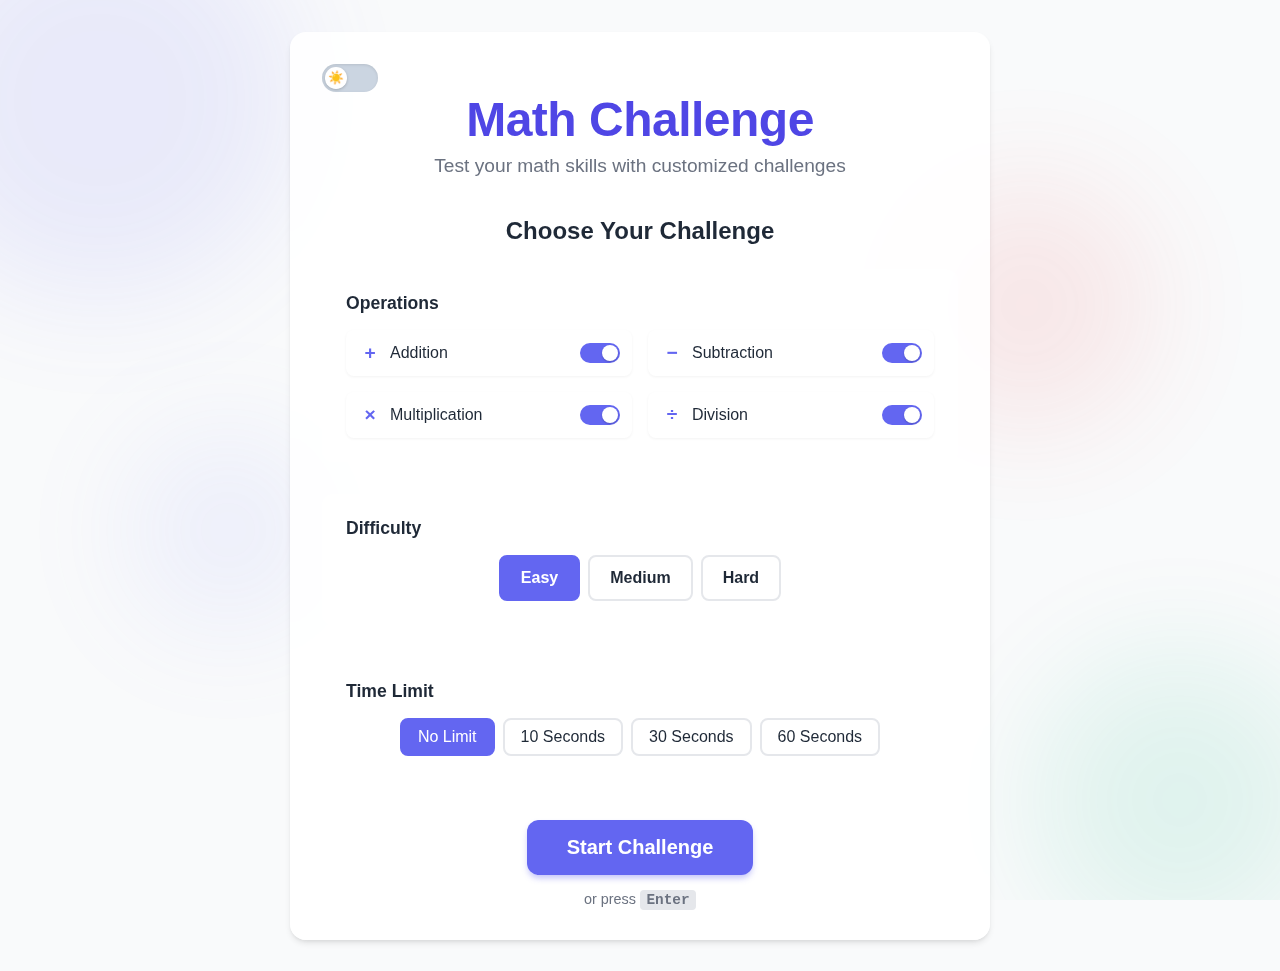
<file: index.html>
<!DOCTYPE html>
<html lang="en">

<head>
    <meta charset="utf-8">
    <meta name="viewport" content="width=device-width, initial-scale=1.0">
    <title>Math Challenge - Home</title>
    <link rel="stylesheet" href="styles.css">
</head>

<body>
    <div class="animated-background">
        <div class="shape shape-1"></div>
        <div class="shape shape-2"></div>
        <div class="shape shape-3"></div>
        <div class="shape shape-4"></div>
    </div>

    <div class="container home-container">
        <div class="theme-toggle">
            <label class="theme-toggle-track">
                <input type="checkbox" id="darkModeToggle">
                <span class="theme-toggle-thumb">
                    <span class="theme-toggle-icon">☀️</span>
                </span>
            </label>
        </div>

        <div class="home-content">
            <h1 class="home-title">Math Challenge</h1>
            <p class="home-subtitle">Test your math skills with customized challenges</p>

            <div class="settings-section">
                <h2 class="settings-title">Choose Your Challenge</h2>

                <div class="settings-group">
                    <h3 class="settings-subtitle">Operations</h3>
                    <div class="operations-grid">
                        <div class="operation-item">
                            <div class="operation-label">
                                <span class="operation-symbol">+</span>
                                <span>Addition</span>
                            </div>
                            <label class="operation-toggle-track active" id="additionToggle">
                                <input type="checkbox" checked data-operation="addition">
                                <span class="operation-toggle-thumb"></span>
                            </label>
                        </div>

                        <div class="operation-item">
                            <div class="operation-label">
                                <span class="operation-symbol">−</span>
                                <span>Subtraction</span>
                            </div>
                            <label class="operation-toggle-track active" id="subtractionToggle">
                                <input type="checkbox" checked data-operation="subtraction">
                                <span class="operation-toggle-thumb"></span>
                            </label>
                        </div>

                        <div class="operation-item">
                            <div class="operation-label">
                                <span class="operation-symbol">×</span>
                                <span>Multiplication</span>
                            </div>
                            <label class="operation-toggle-track active" id="multiplicationToggle">
                                <input type="checkbox" checked data-operation="multiplication">
                                <span class="operation-toggle-thumb"></span>
                            </label>
                        </div>

                        <div class="operation-item">
                            <div class="operation-label">
                                <span class="operation-symbol">÷</span>
                                <span>Division</span>
                            </div>
                            <label class="operation-toggle-track active" id="divisionToggle">
                                <input type="checkbox" checked data-operation="division">
                                <span class="operation-toggle-thumb"></span>
                            </label>
                        </div>
                    </div>
                </div>

                <div class="settings-group">
                    <h3 class="settings-subtitle">Difficulty</h3>
                    <div class="difficulty-selector">
                        <button class="difficulty-btn active" data-difficulty="easy">Easy</button>
                        <button class="difficulty-btn" data-difficulty="medium">Medium</button>
                        <button class="difficulty-btn" data-difficulty="hard">Hard</button>
                    </div>
                </div>

                <div class="settings-group">
                    <h3 class="settings-subtitle">Time Limit</h3>
                    <div class="time-selector">
                        <button class="time-btn active" data-time="0">No Limit</button>
                        <button class="time-btn" data-time="10">10 Seconds</button>
                        <button class="time-btn" data-time="30">30 Seconds</button>
                        <button class="time-btn" data-time="60">60 Seconds</button>
                    </div>
                </div>
            </div>

            <div class="start-section">
                <button id="startButton" class="start-btn">Start Challenge</button>
                <p class="start-hint">or press <span class="key-hint">Enter</span></p>
            </div>
        </div>
    </div>

    <script src="home.js"></script>
    <script>
        let num1, num2, correctAnswer, currentOperation;
        let score = 0;
        let enabledOperations = {
            addition: true,
            subtraction: true,
            multiplication: true,
            division: true
        };

        let difficulty = 'easy';
        let timeLimit = 0;

        const operations = {
            addition: {symbol: '+', name: 'addition'},
            subtraction: {symbol: '−', name: 'subtraction'},
            multiplication: {symbol: '×', name: 'multiplication'},
            division: {symbol: '÷', name: 'division'}
        };

        function toggleOperation(operationType, checkbox) {
            enabledOperations[operationType] = checkbox.checked;

            // Update toggle appearance
            const toggle = checkbox.parentElement;
            if (checkbox.checked) {
                toggle.classList.add('active');
            } else {
                toggle.classList.remove('active');
            }

            // Ensure at least one operation is enabled
            const enabledCount = Object.values(enabledOperations).filter(Boolean).length;
            if (enabledCount === 0) {
                // Re-enable this operation if it was the last one
                enabledOperations[operationType] = true;
                checkbox.checked = true;
                toggle.classList.add('active');

                // Show feedback
                const feedbackDiv = document.getElementById('feedbackDiv');
                feedbackDiv.textContent = 'At least one operation must be selected!';
                feedbackDiv.className = 'feedback-error';
                setTimeout(() => {
                    feedbackDiv.textContent = '';
                    feedbackDiv.className = 'feedback-neutral';
                }, 2000);
            }

            // Save preferences
            localStorage.setItem('enabledOperations', JSON.stringify(enabledOperations));
        }

        function selectDifficulty(difficultyLevel) {
            difficulty = difficultyLevel;
            const buttons = document.querySelectorAll('.difficulty-btn');
            buttons.forEach(btn => btn.classList.remove('active'));
            document.querySelector(`.difficulty-btn[data-difficulty="${difficulty}"]`).classList.add('active');

            // Save preferences
            localStorage.setItem('difficulty', difficulty);
        }

        function selectTimeLimit(time) {
            timeLimit = time;
            const buttons = document.querySelectorAll('.time-btn');
            buttons.forEach(btn => btn.classList.remove('active'));
            document.querySelector(`.time-btn[data-time="${time}"]`).classList.add('active');

            // Save preferences
            localStorage.setItem('timeLimit', timeLimit);
        }

        function newProblem() {
            // Get enabled operations
            const availableOperations = Object.keys(enabledOperations).filter(op => enabledOperations[op]);

            if (availableOperations.length === 0) {
                return; // This shouldn't happen due to our validation
            }

            // Randomly select from enabled operations
            const selectedOpKey = availableOperations[Math.floor(Math.random() * availableOperations.length)];
            currentOperation = operations[selectedOpKey];

            // Generate numbers based on operation type and difficulty
            let range;
            switch (difficulty) {
                case 'easy':
                    range = 50;
                    break;
                case 'medium':
                    range = 100;
                    break;
                case 'hard':
                    range = 200;
                    break;
            }

            switch (currentOperation.symbol) {
                case '+':
                    // Addition
                    num1 = Math.floor(Math.random() * range) + 1;
                    num2 = Math.floor(Math.random() * range) + 1;
                    correctAnswer = num1 + num2;
                    break;

                case '−':
                    // Subtraction: ensure positive result
                    num1 = Math.floor(Math.random() * range) + 20;
                    num2 = Math.floor(Math.random() * (num1 - 1)) + 1;
                    correctAnswer = num1 - num2;
                    break;

                case '×':
                    // Multiplication: smaller numbers
                    num1 = Math.floor(Math.random() * 12) + 1;
                    num2 = Math.floor(Math.random() * 12) + 1;
                    correctAnswer = num1 * num2;
                    break;

                case '÷':
                    // Division: ensure whole number result
                    correctAnswer = Math.floor(Math.random() * 12) + 1;
                    num2 = Math.floor(Math.random() * 12) + 1;
                    num1 = correctAnswer * num2;
                    break;
            }

            // Display the numbers and operation
            document.getElementById('num1Span').textContent = num1;
            document.getElementById('operationSpan').textContent = currentOperation.symbol;
            document.getElementById('num2Span').textContent = num2;

            // Clear the answer textbox and feedback
            document.getElementById('answerTB').value = '';
            const feedbackDiv = document.getElementById('feedbackDiv');
            feedbackDiv.textContent = '';
            feedbackDiv.className = 'feedback-neutral';

            // Focus on the answer textbox
            document.getElementById('answerTB').focus();
        }

        function checkAnswer() {
            const userAnswer = parseInt(document.getElementById('answerTB').value);
            const feedbackDiv = document.getElementById('feedbackDiv');

            if (isNaN(userAnswer)) {
                feedbackDiv.textContent = 'Please enter a number';
                feedbackDiv.className = 'feedback-error';
                return;
            }

            if (userAnswer === correctAnswer) {
                const encouragements = [
                    'Excellent! 🎉',
                    'Perfect! 🌟',
                    'Outstanding! 🚀',
                    'Brilliant! ✨',
                    'Amazing! 🎯',
                    'Fantastic! 🏆'
                ];
                const randomEncouragement = encouragements[Math.floor(Math.random() * encouragements.length)];

                feedbackDiv.textContent = `Correct! ${randomEncouragement}`;
                feedbackDiv.className = 'feedback-success';
                score++;
                document.getElementById('scoreSpan').textContent = score;
                document.getElementById('scoreSpan').classList.add('pulse');
                setTimeout(() => {
                    document.getElementById('scoreSpan').classList.remove('pulse');
                }, 500);

                // Generate a new problem after a short delay
                setTimeout(newProblem, 1500);
            } else {
                feedbackDiv.textContent = `Incorrect. The correct answer is ${correctAnswer}. Try the next one!`;
                feedbackDiv.className = 'feedback-error';
            }
        }

        // Allow pressing Enter to check answer
        document.getElementById('answerTB').addEventListener('keypress', function (event) {
            if (event.key === 'Enter') {
                checkAnswer();
            }
        });

        function toggleDarkMode() {
            document.body.classList.toggle('dark');
            localStorage.setItem('darkMode', document.body.classList.contains('dark'));

            // Update the icon based on dark mode state
            const toggleIcon = document.querySelector('.theme-toggle-icon');
            if (document.body.classList.contains('dark')) {
                toggleIcon.textContent = '🌙';
            } else {
                toggleIcon.textContent = '☀️';
            }
        }

        // Initialize the app
        function init() {
            // Restore operation preferences
            const savedOperations = localStorage.getItem('enabledOperations');
            if (savedOperations) {
                enabledOperations = JSON.parse(savedOperations);

                // Update UI to reflect saved preferences
                Object.keys(enabledOperations).forEach(op => {
                    const checkbox = document.querySelector(`#${op}Toggle input`);
                    const toggle = document.getElementById(`${op}Toggle`);

                    if (checkbox && toggle) {
                        checkbox.checked = enabledOperations[op];
                        if (enabledOperations[op]) {
                            toggle.classList.add('active');
                        } else {
                            toggle.classList.remove('active');
                        }
                    }
                });
            }

            // Restore difficulty preference
            const savedDifficulty = localStorage.getItem('difficulty');
            if (savedDifficulty) {
                difficulty = savedDifficulty;
                document.querySelector(`.difficulty-btn[data-difficulty="${difficulty}"]`).classList.add('active');
            }

            // Restore time limit preference
            const savedTimeLimit = localStorage.getItem('timeLimit');
            if (savedTimeLimit) {
                timeLimit = savedTimeLimit;
                document.querySelector(`.time-btn[data-time="${timeLimit}"]`).classList.add('active');
            }

            // Restore dark mode preference
            if (localStorage.getItem('darkMode') === 'true') {
                document.body.classList.add('dark');
                document.getElementById('darkModeToggle').checked = true;
                document.querySelector('.theme-toggle-icon').textContent = '🌙';
            }

            // Initialize the first problem
            newProblem();
            document.getElementById('scoreSpan').textContent = score;
        }

        // Call init on page load
        window.onload = init;

        // Event listeners for difficulty and time limit buttons
        document.querySelectorAll('.difficulty-btn').forEach(btn => {
            btn.addEventListener('click', () => selectDifficulty(btn.getAttribute('data-difficulty')));
        });

        document.querySelectorAll('.time-btn').forEach(btn => {
            btn.addEventListener('click', () => selectTimeLimit(btn.getAttribute('data-time')));
        });

        document.getElementById('startButton').addEventListener('click', newProblem);
    </script>
</body>

</html>
</file>
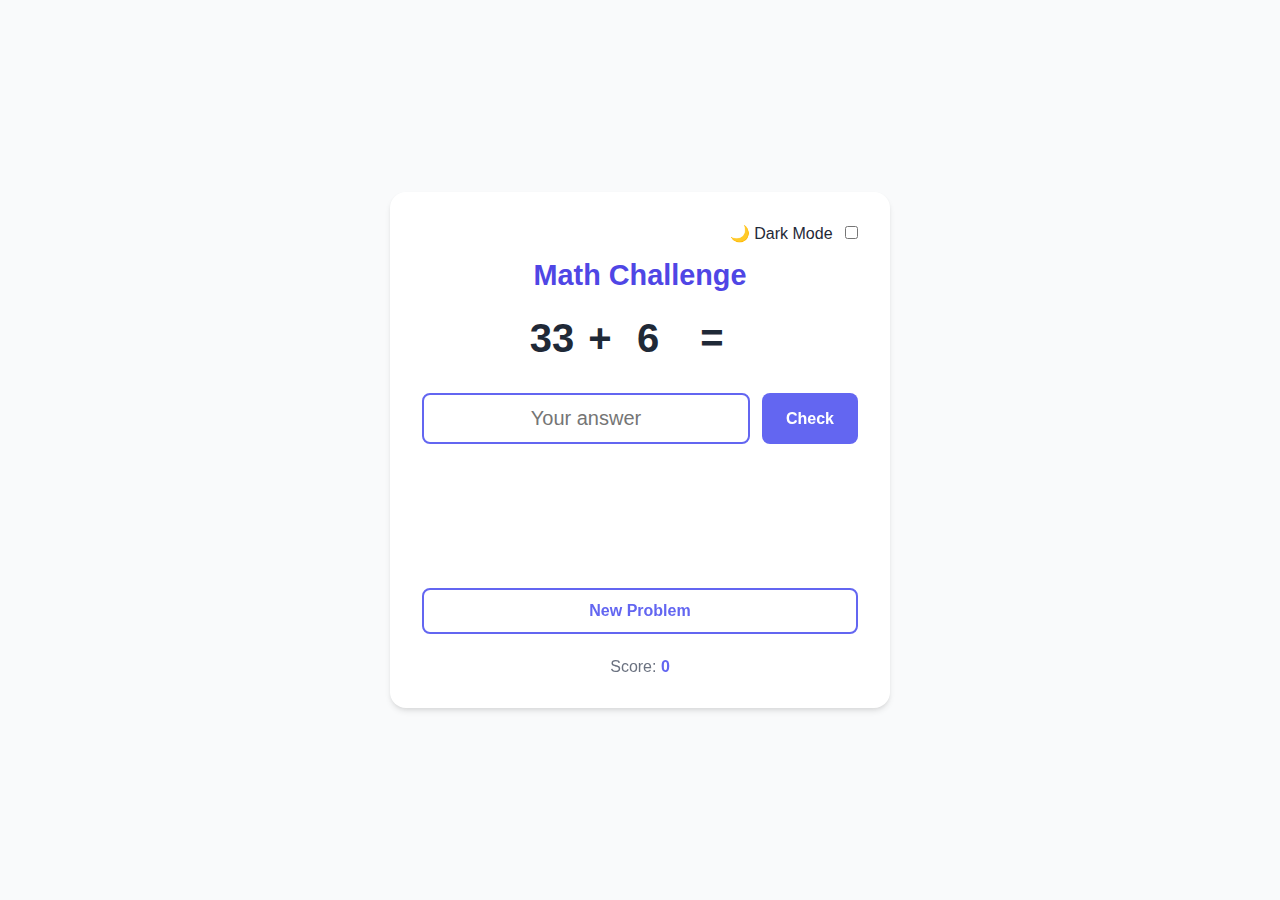
<file: design.html>
<!DOCTYPE html>
<html lang="en">

<head>
    <meta charset="utf-8">
    <meta name="viewport" content="width=device-width, initial-scale=1.0">
    <title>Math Challenge</title>
    <style type="text/css">
        :root {
            --primary: #6366f1;
            --primary-light: #818cf8;
            --primary-dark: #4f46e5;
            --success: #10b981;
            --error: #ef4444;
            --background: #f9fafb;
            --card: #ffffff;
            --text: #1f2937;
            --text-light: #6b7280;
            --border: #e5e7eb;
            --shadow: 0 4px 6px -1px rgba(0, 0, 0, 0.1), 0 2px 4px -1px rgba(0, 0, 0, 0.06);
        }

        * {
            margin: 0;
            padding: 0;
            box-sizing: border-box;
        }

        body {
            font-family: 'Segoe UI', Tahoma, Geneva, Verdana, sans-serif;
            background-color: var(--background);
            color: var(--text);
            min-height: 100vh;
            display: flex;
            flex-direction: column;
            align-items: center;
            justify-content: center;
            padding: 2rem;
        }

        .container {
            width: 100%;
            max-width: 500px;
            background-color: var(--card);
            border-radius: 1rem;
            box-shadow: var(--shadow);
            padding: 2rem;
            transition: all 0.3s ease;
        }

        .title {
            font-size: 1.8rem;
            font-weight: 700;
            margin-bottom: 1.5rem;
            color: var(--primary-dark);
            text-align: center;
        }

        .problem {
            display: flex;
            align-items: center;
            justify-content: center;
            margin-bottom: 2rem;
            font-size: 2.5rem;
            font-weight: 600;
        }

        .problem span {
            display: inline-block;
            min-width: 3rem;
            text-align: center;
        }

        .equals {
            margin: 0 1rem;
        }

        .input-group {
            display: flex;
            gap: 0.75rem;
            margin-bottom: 2rem;
        }

        input[type="text"] {
            flex: 1;
            padding: 0.75rem 1rem;
            font-size: 1.25rem;
            border: 2px solid var(--border);
            border-radius: 0.5rem;
            outline: none;
            transition: border-color 0.2s ease;
            text-align: center;
        }

        input[type="text"]:focus {
            border-color: var(--primary);
        }

        button {
            background-color: var(--primary);
            color: white;
            border: none;
            border-radius: 0.5rem;
            padding: 0.75rem 1.5rem;
            font-size: 1rem;
            font-weight: 600;
            cursor: pointer;
            transition: background-color 0.2s ease, transform 0.1s ease;
            outline: none;
        }

        button:hover {
            background-color: var(--primary-dark);
        }

        button:active {
            transform: translateY(2px);
        }

        .new-problem-btn {
            background-color: transparent;
            color: var(--primary);
            border: 2px solid var(--primary);
            margin-top: 1rem;
            width: 100%;
        }

        .new-problem-btn:hover {
            background-color: var(--primary-light);
            color: white;
        }

        #feedbackDiv {
            min-height: 5rem;
            display: flex;
            align-items: center;
            justify-content: center;
            font-size: 1.25rem;
            font-weight: 500;
            border-radius: 0.5rem;
            padding: 1rem;
            margin-bottom: 1rem;
            transition: all 0.3s ease;
        }

        .feedback-success {
            background-color: rgba(16, 185, 129, 0.1);
            color: var(--success);
            border-left: 4px solid var(--success);
        }

        .feedback-error {
            background-color: rgba(239, 68, 68, 0.1);
            color: var(--error);
            border-left: 4px solid var(--error);
        }

        .feedback-neutral {
            background-color: transparent;
        }

        .score {
            text-align: center;
            margin-top: 1.5rem;
            font-size: 1rem;
            color: var(--text-light);
        }

        .score-value {
            font-weight: 700;
            color: var(--primary);
        }

        @keyframes pulse {
            0% {
                transform: scale(1);
            }

            50% {
                transform: scale(1.05);
            }

            100% {
                transform: scale(1);
            }
        }

        .pulse {
            animation: pulse 0.5s ease-in-out;
        }

        @media (max-width: 640px) {
            .container {
                padding: 1.5rem;
            }

            .problem {
                font-size: 2rem;
            }

            .input-group {
                flex-direction: column;
            }

            button {
                width: 100%;
            }
        }
    </style>
</head>

<body>
    <div class="container">
        <div style="text-align: right; margin-bottom: 1rem;">
            <label style="cursor: pointer; user-select: none;">
                🌙 Dark Mode
                <input type="checkbox" id="darkModeToggle" onchange="toggleDarkMode()" style="margin-left: 0.5rem;">
            </label>
        </div>
        <h1 class="title">Math Challenge</h1>

        <div class="problem">
            <span id="num1Span"></span>
            <span>+</span>
            <span id="num2Span"></span>
            <span class="equals">=</span>
        </div>

        <div class="input-group">
            <input type="text" id="answerTB" placeholder="Your answer" autocomplete="off">
            <button onclick="checkAnswer()">Check</button>
        </div>

        <div id="feedbackDiv" class="feedback-neutral"></div>

        <button class="new-problem-btn" onclick="newProblem()">New Problem</button>

        <div class="score">
            Score: <span id="scoreSpan" class="score-value">0</span>
        </div>
    </div>

    <script>
        let num1, num2, correctAnswer;
        let score = 0;

        function newProblem() {
            // Generate random numbers between 1 and 20
            num1 = Math.floor(Math.random() * 100);
            num2 = Math.floor(Math.random() * 100);
            correctAnswer = num1 + num2;

            // Display the numbers
            document.getElementById('num1Span').textContent = num1;
            document.getElementById('num2Span').textContent = num2;

            // Clear the answer textbox and feedback
            document.getElementById('answerTB').value = '';
            const feedbackDiv = document.getElementById('feedbackDiv');
            feedbackDiv.textContent = '';
            feedbackDiv.className = 'feedback-neutral';

            // Focus on the answer textbox
            document.getElementById('answerTB').focus();
        }

        function checkAnswer() {
            const userAnswer = parseInt(document.getElementById('answerTB').value);
            const feedbackDiv = document.getElementById('feedbackDiv');

            if (isNaN(userAnswer)) {
                feedbackDiv.textContent = 'Please enter a number';
                feedbackDiv.className = 'feedback-error';
                return;
            }

            if (userAnswer === correctAnswer) {
                feedbackDiv.textContent = 'Correct! Well done! 🎉';
                feedbackDiv.className = 'feedback-success';
                score++;
                document.getElementById('scoreSpan').textContent = score;
                document.getElementById('scoreSpan').classList.add('pulse');
                setTimeout(() => {
                    document.getElementById('scoreSpan').classList.remove('pulse');
                }, 500);

                // Generate a new problem after a short delay
                setTimeout(newProblem, 1500);
            } else {
                feedbackDiv.textContent = `Incorrect. Try again! The correct answer is ${correctAnswer}.`;
                feedbackDiv.className = 'feedback-error';
            }
        }

        // Allow pressing Enter to check answer
        document.getElementById('answerTB').addEventListener('keypress', function (event) {
            if (event.key === 'Enter') {
                checkAnswer();
            }
        });

        // Initialize the first problem
        function init() {
            newProblem();
            document.getElementById('scoreSpan').textContent = score;
        }

        // Call init instead of newProblem directly
        window.onload = init;
    </script>
</body>

</html>
</file>
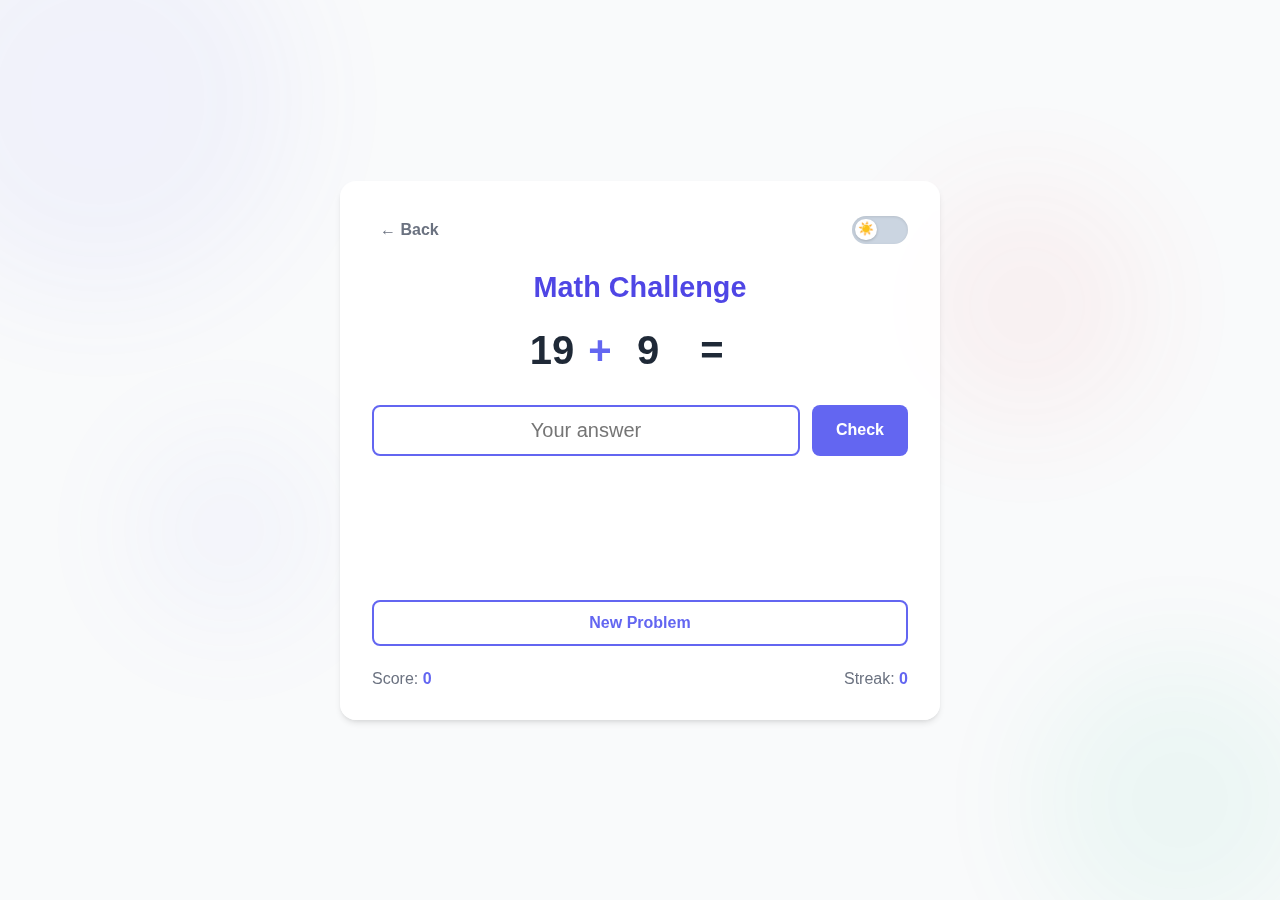
<file: quiz.html>
<!DOCTYPE html>
<html lang="en">

<head>
    <meta charset="utf-8">
    <meta name="viewport" content="width=device-width, initial-scale=1.0">
    <title>Math Challenge - Quiz</title>
    <link rel="stylesheet" href="styles.css">
</head>

<body>
    <div class="animated-background quiz-background">
        <div class="shape shape-1"></div>
        <div class="shape shape-2"></div>
        <div class="shape shape-3"></div>
        <div class="shape shape-4"></div>
    </div>

    <div class="container quiz-container">
        <div class="quiz-header">
            <button id="backButton" class="back-btn">← Back</button>

            <div class="theme-toggle">
                <label class="theme-toggle-track">
                    <input type="checkbox" id="darkModeToggle">
                    <span class="theme-toggle-thumb">
                        <span class="theme-toggle-icon">☀️</span>
                    </span>
                </label>
            </div>
        </div>

        <div id="timerContainer" class="timer-container hidden">
            <div class="timer-bar">
                <div id="timerProgress" class="timer-progress"></div>
            </div>
            <div id="timerText" class="timer-text">10s</div>
        </div>

        <h1 class="title">Math Challenge</h1>

        <div class="problem">
            <span id="num1Span"></span>
            <span id="operationSpan">+</span>
            <span id="num2Span"></span>
            <span class="equals">=</span>
        </div>

        <div class="input-group">
            <input type="text" id="answerTB" placeholder="Your answer" autocomplete="off">
            <button id="checkButton">Check</button>
        </div>

        <div id="feedbackDiv" class="feedback-neutral"></div>

        <button id="newProblemButton" class="new-problem-btn">New Problem</button>

        <div class="stats-container">
            <div class="score">
                Score: <span id="scoreSpan" class="score-value">0</span>
            </div>
            <div class="streak">
                Streak: <span id="streakSpan" class="streak-value">0</span>
            </div>
        </div>
    </div>

    <script src="quiz.js"></script>
</body>

</html>
</file>
<file: styles.css>
:root {
    --primary: #6366f1;
    --primary-light: #818cf8;
    --primary-dark: #4f46e5;
    --success: #10b981;
    --error: #ef4444;
    --background: #f9fafb;
    --card: #ffffff;
    --text: #1f2937;
    --text-light: #6b7280;
    --border: #e5e7eb;
    --shadow: 0 4px 6px -1px rgba(0, 0, 0, 0.1), 0 2px 4px -1px rgba(0, 0, 0, 0.06);
    --background-dark: #1f2937;
    --card-dark: #374151;
    --text-dark: #f3f4f6;
    --text-light-dark: #9ca3af;
    --border-dark: #4b5563;
}

* {
    margin: 0;
    padding: 0;
    box-sizing: border-box;
}

body {
    font-family: 'Segoe UI', Tahoma, Geneva, Verdana, sans-serif;
    background-color: var(--background);
    color: var(--text);
    min-height: 100vh;
    display: flex;
    flex-direction: column;
    align-items: center;
    justify-content: center;
    padding: 2rem;
    transition: background-color 0.3s ease, color 0.3s ease;
    overflow-x: hidden;
    position: relative;
}

body.dark {
    background-color: var(--background-dark);
    color: var(--text-dark);
}

/* Animated Background */
.animated-background {
    position: fixed;
    top: 0;
    left: 0;
    width: 100%;
    height: 100%;
    z-index: -1;
    overflow: hidden;
}

.shape {
    position: absolute;
    border-radius: 50%;
    opacity: 0.1;
    filter: blur(60px);
    animation: float 20s infinite ease-in-out;
}

.shape-1 {
    width: 400px;
    height: 400px;
    background-color: var(--primary);
    top: -100px;
    left: -100px;
    animation-delay: 0s;
}

.shape-2 {
    width: 300px;
    height: 300px;
    background-color: var(--success);
    bottom: -50px;
    right: -50px;
    animation-delay: -5s;
}

.shape-3 {
    width: 200px;
    height: 200px;
    background-color: var(--primary-light);
    bottom: 30%;
    left: 10%;
    animation-delay: -10s;
}

.shape-4 {
    width: 250px;
    height: 250px;
    background-color: var(--error);
    top: 20%;
    right: 10%;
    animation-delay: -15s;
}

@keyframes float {
    0% {
        transform: translate(0, 0) rotate(0deg);
    }

    25% {
        transform: translate(5%, 5%) rotate(5deg);
    }

    50% {
        transform: translate(0, 10%) rotate(0deg);
    }

    75% {
        transform: translate(-5%, 5%) rotate(-5deg);
    }

    100% {
        transform: translate(0, 0) rotate(0deg);
    }
}

.quiz-background .shape {
    opacity: 0.05;
}

/* Container Styles */
.container {
    width: 100%;
    max-width: 600px;
    background-color: var(--card);
    border-radius: 1rem;
    box-shadow: var(--shadow);
    padding: 2rem;
    transition: all 0.3s ease;
    position: relative;
    z-index: 1;
    backdrop-filter: blur(10px);
    -webkit-backdrop-filter: blur(10px);
    background-color: rgba(255, 255, 255, 0.9);
}

body.dark .container {
    background-color: rgba(55, 65, 81, 0.9);
    color: var(--text-dark);
}

/* Home Page Styles */
.home-container {
    max-width: 700px;
}

.home-title {
    font-size: 3rem;
    font-weight: 800;
    margin-bottom: 0.5rem;
    color: var(--primary-dark);
    text-align: center;
    transition: color 0.3s ease;
    letter-spacing: -0.5px;
}

body.dark .home-title {
    color: var(--primary-light);
}

.home-subtitle {
    text-align: center;
    font-size: 1.2rem;
    color: var(--text-light);
    margin-bottom: 2.5rem;
}

body.dark .home-subtitle {
    color: var(--text-light-dark);
}

.settings-section {
    margin-bottom: 2.5rem;
}

.settings-title {
    font-size: 1.5rem;
    font-weight: 700;
    margin-bottom: 1.5rem;
    color: var(--text);
    text-align: center;
}

body.dark .settings-title {
    color: var(--text-dark);
}

.settings-group {
    margin-bottom: 2rem;
    padding: 1.5rem;
    background-color: rgba(255, 255, 255, 0.5);
    border-radius: 0.75rem;
    transition: background-color 0.3s ease;
}

body.dark .settings-group {
    background-color: rgba(55, 65, 81, 0.5);
}

.settings-subtitle {
    font-size: 1.1rem;
    font-weight: 600;
    margin-bottom: 1rem;
    color: var(--text);
}

body.dark .settings-subtitle {
    color: var(--text-dark);
}

.operations-grid {
    display: grid;
    grid-template-columns: repeat(2, 1fr);
    gap: 1rem;
}

.operation-item {
    display: flex;
    align-items: center;
    justify-content: space-between;
    padding: 0.75rem;
    border-radius: 0.5rem;
    background-color: var(--card);
    transition: background-color 0.2s ease, transform 0.2s ease;
    box-shadow: 0 1px 3px rgba(0, 0, 0, 0.05);
}

.operation-item:hover {
    transform: translateY(-2px);
}

body.dark .operation-item {
    background-color: var(--card-dark);
}

.operation-label {
    display: flex;
    align-items: center;
    gap: 0.5rem;
    font-weight: 500;
}

.operation-symbol {
    font-size: 1.2rem;
    font-weight: 700;
    color: var(--primary);
    min-width: 1.5rem;
    text-align: center;
}

body.dark .operation-symbol {
    color: var(--primary-light);
}

.operation-toggle-track {
    position: relative;
    display: inline-block;
    width: 2.5rem;
    height: 1.25rem;
    border-radius: 1.25rem;
    background-color: var(--border);
    transition: 0.3s;
    cursor: pointer;
}

.operation-toggle-track.active {
    background-color: var(--primary);
}

.operation-toggle-thumb {
    position: absolute;
    top: 0.125rem;
    left: 0.125rem;
    width: 1rem;
    height: 1rem;
    border-radius: 50%;
    background-color: white;
    transition: 0.3s;
    box-shadow: 0 1px 2px rgba(0, 0, 0, 0.2);
}

.operation-toggle-track.active .operation-toggle-thumb {
    left: calc(100% - 1.125rem);
}

.operation-toggle input {
    opacity: 0;
    width: 0;
    height: 0;
    position: absolute;
}

/* Difficulty Selector */
.difficulty-selector {
    display: flex;
    gap: 0.5rem;
    justify-content: center;
}

.difficulty-btn {
    padding: 0.75rem 1.25rem;
    border-radius: 0.5rem;
    border: 2px solid var(--border);
    background-color: var(--card);
    color: var(--text);
    font-weight: 600;
    cursor: pointer;
    transition: all 0.2s ease;
}

.difficulty-btn:hover {
    border-color: var(--primary-light);
}

.difficulty-btn.active {
    background-color: var(--primary);
    border-color: var(--primary);
    color: white;
}

body.dark .difficulty-btn {
    background-color: var(--card-dark);
    border-color: var(--border-dark);
    color: var(--text-dark);
}

body.dark .difficulty-btn:hover {
    border-color: var(--primary-light);
}

body.dark .difficulty-btn.active {
    background-color: var(--primary);
    border-color: var(--primary);
    color: white;
}

/* Time Selector */
.time-selector {
    display: flex;
    flex-wrap: wrap;
    gap: 0.5rem;
    justify-content: center;
}

.time-btn {
    padding: 0.5rem 1rem;
    border-radius: 0.5rem;
    border: 2px solid var(--border);
    background-color: var(--card);
    color: var(--text);
    font-weight: 500;
    cursor: pointer;
    transition: all 0.2s ease;
}

.time-btn:hover {
    border-color: var(--primary-light);
}

.time-btn.active {
    background-color: var(--primary);
    border-color: var(--primary);
    color: white;
}

body.dark .time-btn {
    background-color: var(--card-dark);
    border-color: var(--border-dark);
    color: var(--text-dark);
}

body.dark .time-btn:hover {
    border-color: var(--primary-light);
}

body.dark .time-btn.active {
    background-color: var(--primary);
    border-color: var(--primary);
    color: white;
}

/* Start Section */
.start-section {
    display: flex;
    flex-direction: column;
    align-items: center;
    gap: 1rem;
}

.start-btn {
    background-color: var(--primary);
    color: white;
    border: none;
    border-radius: 0.75rem;
    padding: 1rem 2.5rem;
    font-size: 1.25rem;
    font-weight: 600;
    cursor: pointer;
    transition: all 0.2s ease;
    box-shadow: 0 4px 6px -1px rgba(99, 102, 241, 0.4);
}

.start-btn:hover {
    background-color: var(--primary-dark);
    transform: translateY(-2px);
    box-shadow: 0 6px 10px -1px rgba(99, 102, 241, 0.5);
}

.start-btn:active {
    transform: translateY(0);
    box-shadow: 0 2px 4px -1px rgba(99, 102, 241, 0.4);
}

.start-hint {
    color: var(--text-light);
    font-size: 0.9rem;
}

body.dark .start-hint {
    color: var(--text-light-dark);
}

.key-hint {
    background-color: var(--border);
    padding: 0.1rem 0.4rem;
    border-radius: 0.25rem;
    font-family: monospace;
    font-weight: 600;
}

body.dark .key-hint {
    background-color: var(--border-dark);
}

/* Quiz Page Styles */
.quiz-header {
    display: flex;
    justify-content: space-between;
    align-items: center;
    margin-bottom: 1.5rem;
}

.back-btn {
    background: none;
    border: none;
    color: var(--text-light);
    font-size: 1rem;
    font-weight: 600;
    cursor: pointer;
    transition: color 0.2s ease;
    display: flex;
    align-items: center;
    padding: 0.5rem;
}

.back-btn:hover {
    color: var(--primary);
}

body.dark .back-btn {
    color: var(--text-light-dark);
}

body.dark .back-btn:hover {
    color: var(--primary-light);
}

.timer-container {
    margin-bottom: 1.5rem;
    display: flex;
    align-items: center;
    gap: 1rem;
}

.timer-container.hidden {
    display: none;
}

.timer-bar {
    flex: 1;
    height: 0.5rem;
    background-color: var(--border);
    border-radius: 0.25rem;
    overflow: hidden;
}

.timer-progress {
    height: 100%;
    background-color: var(--primary);
    width: 100%;
    transition: width 1s linear;
}

.timer-text {
    font-weight: 600;
    min-width: 3rem;
    text-align: right;
}

.title {
    font-size: 1.8rem;
    font-weight: 700;
    margin-bottom: 1.5rem;
    color: var(--primary-dark);
    text-align: center;
    transition: color 0.3s ease;
}

body.dark .title {
    color: var(--primary-light);
}

.problem {
    display: flex;
    align-items: center;
    justify-content: center;
    margin-bottom: 2rem;
    font-size: 2.5rem;
    font-weight: 600;
}

.problem span {
    display: inline-block;
    min-width: 3rem;
    text-align: center;
}

.equals {
    margin: 0 1rem;
}

.input-group {
    display: flex;
    gap: 0.75rem;
    margin-bottom: 2rem;
}

input[type="text"] {
    flex: 1;
    padding: 0.75rem 1rem;
    font-size: 1.25rem;
    border: 2px solid var(--border);
    border-radius: 0.5rem;
    outline: none;
    transition: border-color 0.2s ease, background-color 0.3s ease, color 0.3s ease;
    text-align: center;
    background-color: var(--card);
    color: var(--text);
}

input[type="text"]:focus {
    border-color: var(--primary);
}

body.dark input[type="text"] {
    background-color: var(--background-dark);
    color: var(--text-dark);
    border-color: var(--border-dark);
}

button {
    background-color: var(--primary);
    color: white;
    border: none;
    border-radius: 0.5rem;
    padding: 0.75rem 1.5rem;
    font-size: 1rem;
    font-weight: 600;
    cursor: pointer;
    transition: background-color 0.2s ease, transform 0.1s ease;
    outline: none;
}

button:hover {
    background-color: var(--primary-dark);
}

button:active {
    transform: translateY(2px);
}

.new-problem-btn {
    background-color: transparent;
    color: var(--primary);
    border: 2px solid var(--primary);
    margin-top: 1rem;
    width: 100%;
    transition: background-color 0.2s ease, color 0.3s ease, border-color 0.3s ease;
}

.new-problem-btn:hover {
    background-color: var(--primary-light);
    color: white;
}

body.dark .new-problem-btn {
    color: var(--primary-light);
    border-color: var(--primary-light);
}

#feedbackDiv {
    min-height: 5rem;
    display: flex;
    align-items: center;
    justify-content: center;
    font-size: 1.25rem;
    font-weight: 500;
    border-radius: 0.5rem;
    padding: 1rem;
    margin-bottom: 1rem;
    transition: all 0.3s ease;
}

.feedback-success {
    background-color: rgba(16, 185, 129, 0.1);
    color: var(--success);
    border-left: 4px solid var(--success);
}

.feedback-error {
    background-color: rgba(239, 68, 68, 0.1);
    color: var(--error);
    border-left: 4px solid var(--error);
}

.feedback-neutral {
    background-color: transparent;
}

body.dark .feedback-success {
    background-color: rgba(16, 185, 129, 0.2);
}

body.dark .feedback-error {
    background-color: rgba(239, 68, 68, 0.2);
}

.stats-container {
    display: flex;
    justify-content: space-between;
    margin-top: 1.5rem;
}

.score,
.streak {
    text-align: center;
    font-size: 1rem;
    color: var(--text-light);
    transition: color 0.3s ease;
}

body.dark .score,
body.dark .streak {
    color: var(--text-light-dark);
}

.score-value,
.streak-value {
    font-weight: 700;
    color: var(--primary);
}

@keyframes pulse {
    0% {
        transform: scale(1);
    }

    50% {
        transform: scale(1.05);
    }

    100% {
        transform: scale(1);
    }
}

.pulse {
    animation: pulse 0.5s ease-in-out;
}

/* Theme Toggle Styles */
.theme-toggle {
    display: flex;
    align-items: center;
    z-index: 10;
}

.theme-toggle-track {
    position: relative;
    display: inline-block;
    width: 3.5rem;
    height: 1.75rem;
    border-radius: 1.75rem;
    background-color: #cbd5e1;
    transition: 0.3s;
    cursor: pointer;
    box-shadow: inset 0 1px 3px rgba(0, 0, 0, 0.1);
}

body.dark .theme-toggle-track {
    background-color: #475569;
}

.theme-toggle-thumb {
    position: absolute;
    top: 0.2rem;
    left: 0.2rem;
    width: 1.35rem;
    height: 1.35rem;
    border-radius: 50%;
    background-color: white;
    box-shadow: 0 1px 3px rgba(0, 0, 0, 0.2);
    transition: 0.3s;
    display: flex;
    align-items: center;
    justify-content: center;
    color: #fbbf24;
}

body.dark .theme-toggle-thumb {
    left: calc(100% - 1.55rem);
    background-color: #1f2937;
    color: #f3f4f6;
}

.theme-toggle input {
    opacity: 0;
    width: 0;
    height: 0;
    position: absolute;
}

.theme-toggle-icon {
    font-size: 0.8rem;
    line-height: 1;
}

/* Responsive Styles */
@media (max-width: 640px) {
    .container {
        padding: 1.5rem;
    }

    .problem {
        font-size: 2rem;
    }

    .input-group {
        flex-direction: column;
    }

    button {
        width: 100%;
    }

    .operations-grid {
        grid-template-columns: 1fr;
    }

    .difficulty-selector,
    .time-selector {
        flex-direction: column;
    }

    .home-title {
        font-size: 2.5rem;
    }
}

#operationSpan {
    color: var(--primary);
    font-weight: 700;
}

body.dark #operationSpan {
    color: var(--primary-light);
}


input[type="checkbox"] {
    display: none;
}
</file>
